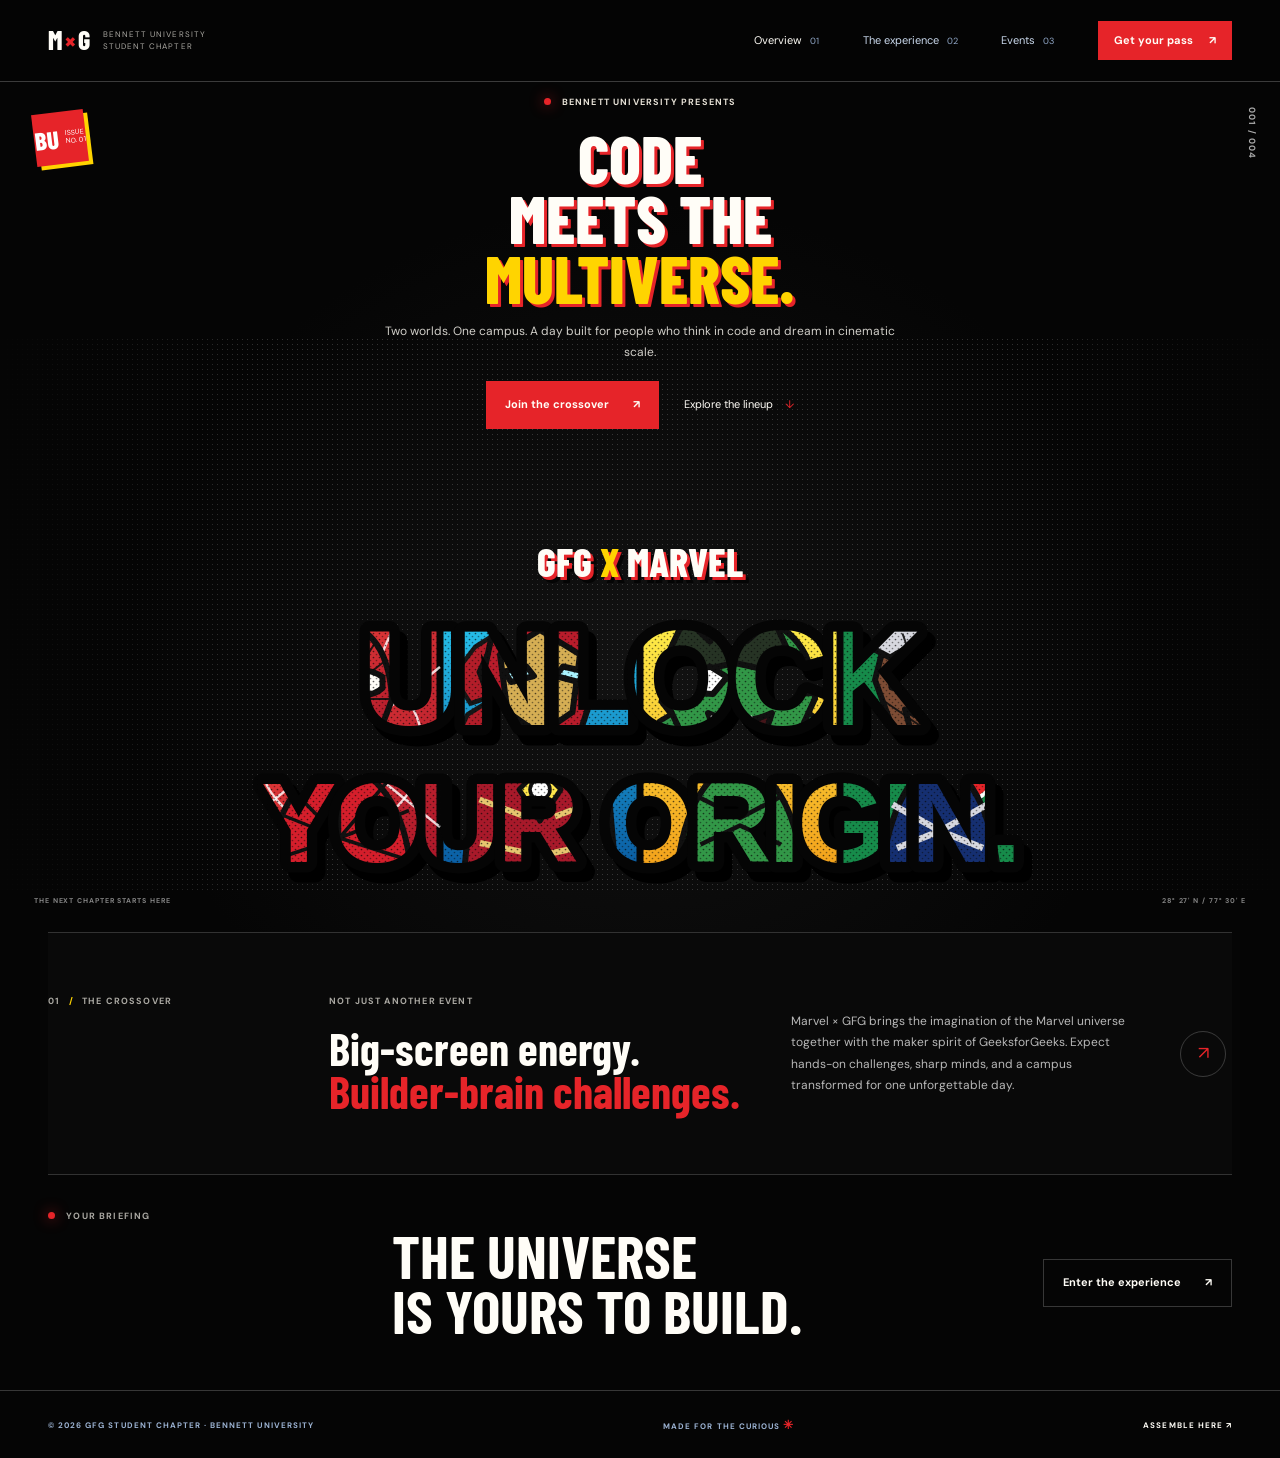
<file: index.html>
<!doctype html>
<html lang="en">
<head>
  <meta charset="utf-8">
  <meta name="viewport" content="width=device-width, initial-scale=1">
  <meta name="theme-color" content="#10110e">
  <meta name="description" content="A campus event where code meets the multiverse. Meet Marvel × GFG at Bennett University.">
  <title>Marvel × GFG | Assemble at Bennett</title>
  <link rel="preconnect" href="https://fonts.googleapis.com">
  <link rel="preconnect" href="https://fonts.gstatic.com" crossorigin>
  <link href="https://fonts.googleapis.com/css2?family=Barlow+Condensed:wght@600;700;800;900&family=DM+Sans:wght@400;500;600;700&display=swap" rel="stylesheet">
  <link rel="stylesheet" href="styles.css">
  <script src="script.js" defer></script>
</head>
<body>
  <header class="site-header">
    <a class="brand" href="index.html" aria-label="Marvel times GFG home"><span class="brand-mark">M<span>×</span>G</span><span class="brand-caption">BENNETT UNIVERSITY<br>STUDENT CHAPTER</span></a>
    <button class="menu-toggle" aria-label="Open navigation" aria-expanded="false"><span></span><span></span></button>
    <nav class="site-nav" aria-label="Main navigation">
      <a class="nav-link active" href="index.html">Overview <span>01</span></a>
      <a class="nav-link" href="hero.html">The experience <span>02</span></a>
      <a class="nav-link" href="events.html">Events <span>03</span></a>
      <a class="nav-cta" href="register.html">Get your pass <span aria-hidden="true">↗</span></a>
    </nav>
  </header>
  <main>
    <section class="landing-hero section-shell">
      <div class="landing-copy reveal">
        <p class="eyebrow"><span class="live-dot"></span> BENNETT UNIVERSITY PRESENTS</p>
        <h1>CODE<br>MEETS THE<br><span class="outlined-word">MULTIVERSE.</span></h1>
        <p class="lead">Two worlds. One campus. A day built for people who think in code and dream in cinematic scale.</p>
        <div class="hero-actions"><a class="button button-lime" href="register.html">Join the crossover <span>↗</span></a><a class="text-link" href="events.html">Explore the lineup <span>↓</span></a></div>
        <div class="landing-meta"><span>GeeksforGeeks<br>STUDENT CHAPTER</span><span class="meta-rule"></span><span>BENNETT<br>UNIVERSITY</span></div>
      </div>
      <div class="landing-art reveal" aria-label="Unlock your origin in comic-inspired lettering" role="img">
        <div class="art-grain"></div><span class="orbit orbit-one"></span><span class="orbit orbit-two"></span>
        <div class="art-stamp"><span>BU</span><small>ISSUE<br>NO. 01</small></div>
        <div class="comic-kicker">GFG <span>X</span> MARVEL</div>
        <img class="art-wordmark" src="comic-collage.svg" alt="Unlock your origin, with comic panels featuring Spider-Man, Iron Man, Hulk, Thor, and Captain America inside the lettering">
        <div class="art-bottom"><span>THE NEXT CHAPTER STARTS HERE</span><span>28° 27' N / 77° 30' E</span></div>
        <span class="art-index">001 / 004</span>
      </div>
      <div class="vertical-note">A NEW KIND OF CAMPUS EVENT <span>—</span> SCROLL TO EXPLORE</div>
    </section>
    <section class="intro-band section-shell reveal">
      <div class="section-index">01 <span>/</span> THE CROSSOVER</div>
      <div><p class="eyebrow">NOT JUST ANOTHER EVENT</p><h2>Big-screen energy.<br><span>Builder-brain challenges.</span></h2></div>
      <p class="intro-copy">Marvel × GFG brings the imagination of the Marvel universe together with the maker spirit of GeeksforGeeks. Expect hands-on challenges, sharp minds, and a campus transformed for one unforgettable day.</p>
      <a class="round-link" href="hero.html" aria-label="Explore the experience">↗</a>
    </section>
    <section class="teaser-strip section-shell reveal">
      <div class="teaser-label"><span class="live-dot"></span> YOUR BRIEFING</div>
      <div class="teaser-title">THE UNIVERSE<br>IS YOURS TO BUILD.</div>
      <a class="button button-outline" href="hero.html">Enter the experience <span>↗</span></a>
    </section>
  </main>
  <footer class="site-footer"><span>© 2026 GFG STUDENT CHAPTER · BENNETT UNIVERSITY</span><span>MADE FOR THE CURIOUS <b>✳</b></span><a href="register.html">ASSEMBLE HERE ↗</a></footer>
</body>
</html>
</file>
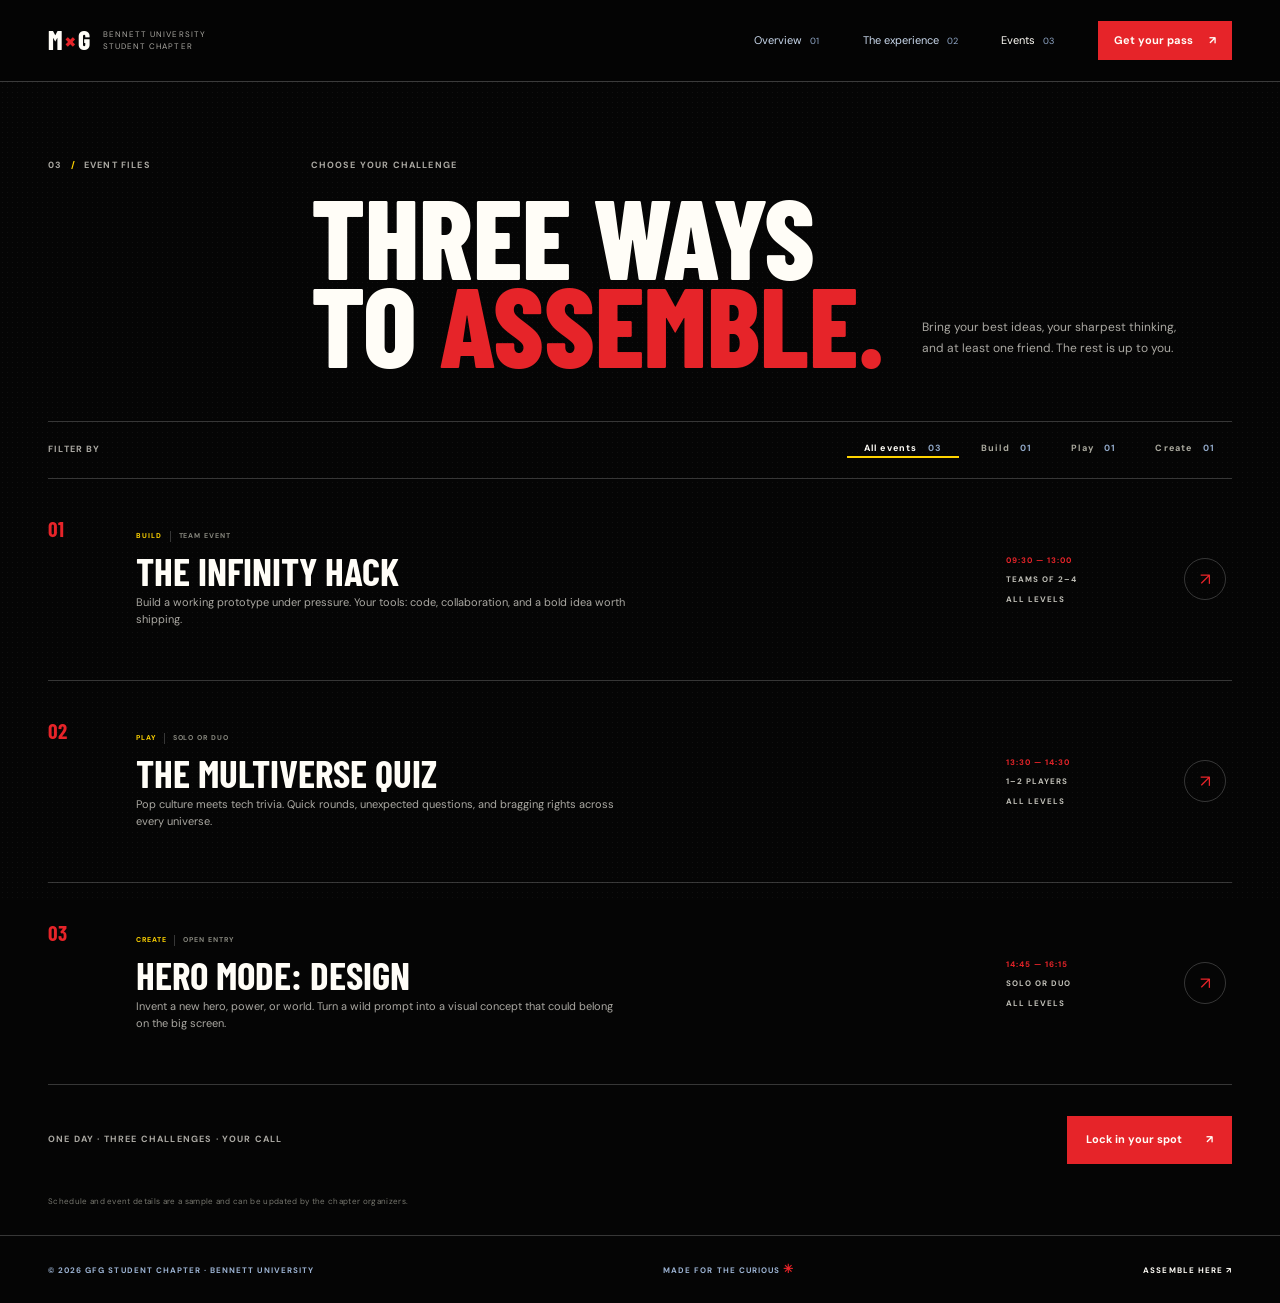
<file: events.html>
<!doctype html>
<html lang="en">
<head>
  <meta charset="utf-8">
  <meta name="viewport" content="width=device-width, initial-scale=1">
  <meta name="theme-color" content="#10110e">
  <meta name="description" content="Explore the Marvel × GFG event lineup: a hack sprint, multiverse quiz, and creative arena.">
  <title>Events | Marvel × GFG</title>
  <link rel="preconnect" href="https://fonts.googleapis.com">
  <link rel="preconnect" href="https://fonts.gstatic.com" crossorigin>
  <link href="https://fonts.googleapis.com/css2?family=Barlow+Condensed:wght@600;700;800;900&family=DM+Sans:wght@400;500;600;700&display=swap" rel="stylesheet">
  <link rel="stylesheet" href="styles.css">
  <script src="script.js" defer></script>
</head>
<body>
  <header class="site-header">
    <a class="brand" href="index.html" aria-label="Marvel times GFG home"><span class="brand-mark">M<span>×</span>G</span><span class="brand-caption">BENNETT UNIVERSITY<br>STUDENT CHAPTER</span></a>
    <button class="menu-toggle" aria-label="Open navigation" aria-expanded="false"><span></span><span></span></button>
    <nav class="site-nav" aria-label="Main navigation">
      <a class="nav-link" href="index.html">Overview <span>01</span></a>
      <a class="nav-link" href="hero.html">The experience <span>02</span></a>
      <a class="nav-link active" href="events.html">Events <span>03</span></a>
      <a class="nav-cta" href="register.html">Get your pass <span aria-hidden="true">↗</span></a>
    </nav>
  </header>
  <main class="events-main section-shell">
    <section class="events-heading reveal"><div class="section-index">03 <span>/</span> EVENT FILES</div><div><p class="eyebrow">CHOOSE YOUR CHALLENGE</p><h1>THREE WAYS<br>TO <span>ASSEMBLE.</span></h1></div><p class="events-intro">Bring your best ideas, your sharpest thinking, and at least one friend. The rest is up to you.</p></section>
    <section class="event-controls" aria-label="Filter events">
      <span class="filter-label">FILTER BY</span>
      <div class="filter-tabs" role="group" aria-label="Event categories">
        <button class="filter-button active" data-filter="all" aria-pressed="true">All events <span>03</span></button>
        <button class="filter-button" data-filter="build" aria-pressed="false">Build <span>01</span></button>
        <button class="filter-button" data-filter="play" aria-pressed="false">Play <span>01</span></button>
        <button class="filter-button" data-filter="create" aria-pressed="false">Create <span>01</span></button>
      </div>
    </section>
    <section class="event-list" aria-live="polite">
      <article class="event-row reveal" data-category="build"><div class="event-number">01</div><div class="event-main"><div class="event-tags"><span>BUILD</span><span>TEAM EVENT</span></div><h2>THE INFINITY HACK</h2><p>Build a working prototype under pressure. Your tools: code, collaboration, and a bold idea worth shipping.</p></div><div class="event-details"><span>09:30 — 13:00</span><span>TEAMS OF 2–4</span><span>ALL LEVELS</span></div><a class="event-arrow" href="register.html" aria-label="Register for The Infinity Hack">↗</a></article>
      <article class="event-row reveal" data-category="play"><div class="event-number">02</div><div class="event-main"><div class="event-tags"><span>PLAY</span><span>SOLO OR DUO</span></div><h2>THE MULTIVERSE QUIZ</h2><p>Pop culture meets tech trivia. Quick rounds, unexpected questions, and bragging rights across every universe.</p></div><div class="event-details"><span>13:30 — 14:30</span><span>1–2 PLAYERS</span><span>ALL LEVELS</span></div><a class="event-arrow" href="register.html" aria-label="Register for The Multiverse Quiz">↗</a></article>
      <article class="event-row reveal" data-category="create"><div class="event-number">03</div><div class="event-main"><div class="event-tags"><span>CREATE</span><span>OPEN ENTRY</span></div><h2>HERO MODE: DESIGN</h2><p>Invent a new hero, power, or world. Turn a wild prompt into a visual concept that could belong on the big screen.</p></div><div class="event-details"><span>14:45 — 16:15</span><span>SOLO OR DUO</span><span>ALL LEVELS</span></div><a class="event-arrow" href="register.html" aria-label="Register for Hero Mode: Design">↗</a></article>
      <div class="empty-events" hidden>No events match this filter.</div>
    </section>
    <section class="events-footer reveal"><span>ONE DAY · THREE CHALLENGES · YOUR CALL</span><a class="button button-lime" href="register.html">Lock in your spot <span>↗</span></a></section>
    <p class="schedule-note">Schedule and event details are a sample and can be updated by the chapter organizers.</p>
  </main>
  <footer class="site-footer"><span>© 2026 GFG STUDENT CHAPTER · BENNETT UNIVERSITY</span><span>MADE FOR THE CURIOUS <b>✳</b></span><a href="register.html">ASSEMBLE HERE ↗</a></footer>
</body>
</html>
</file>
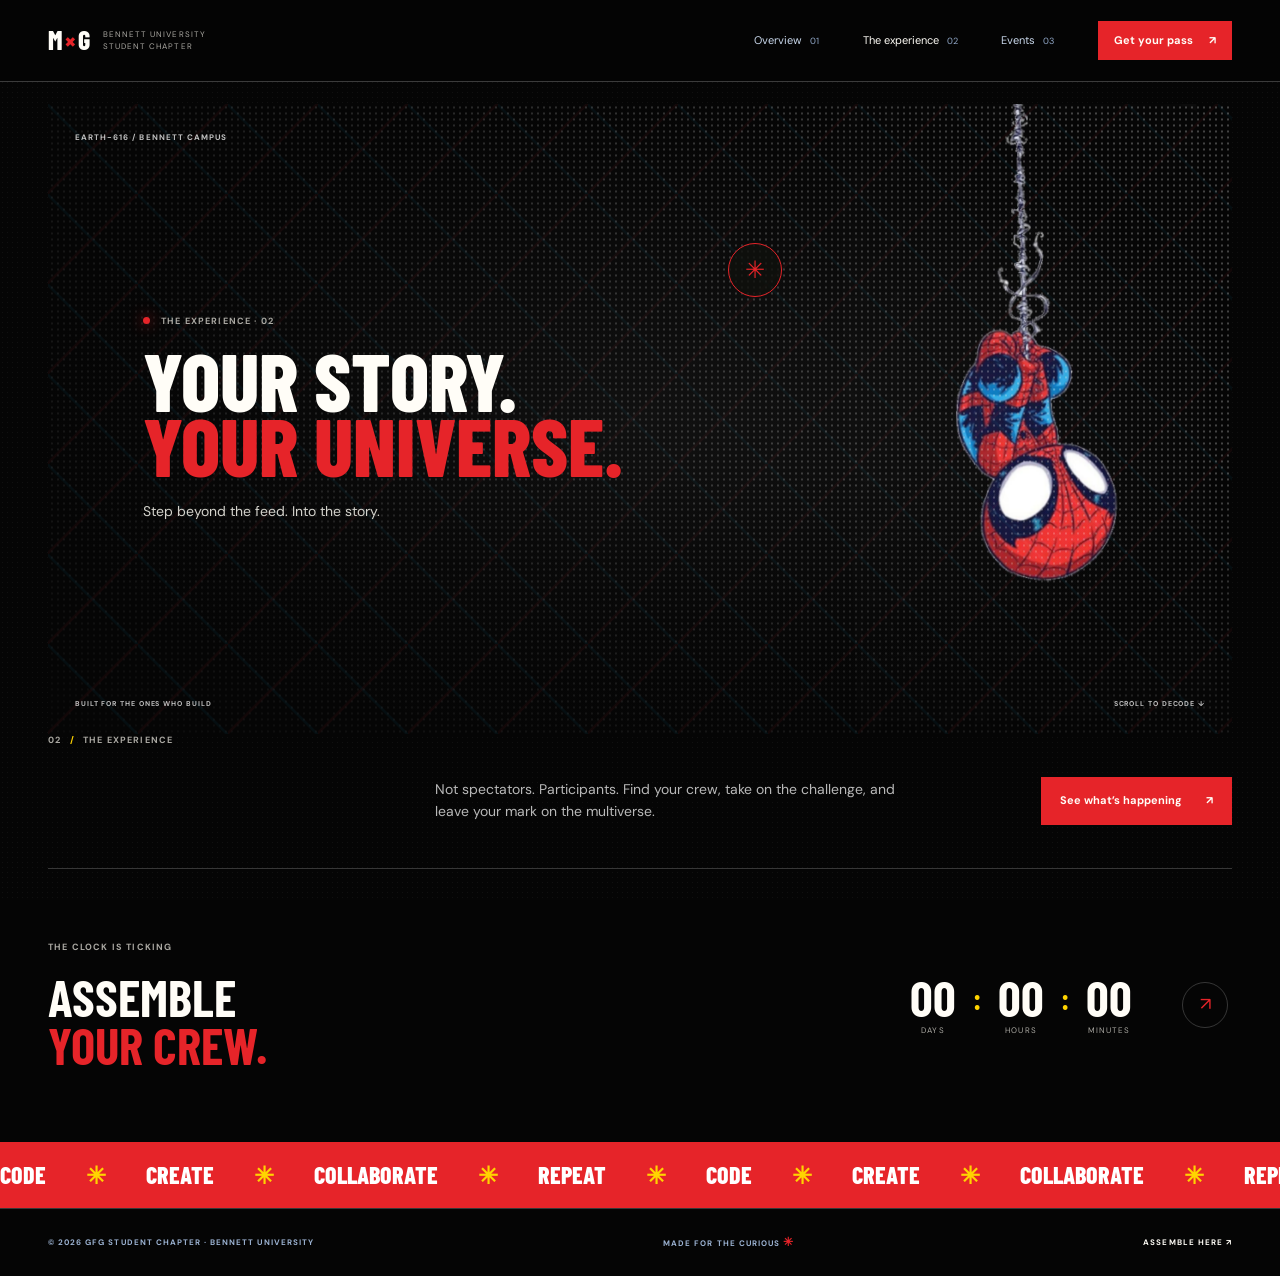
<file: hero.html>
<!doctype html>
<html lang="en">
<head>
  <meta charset="utf-8">
  <meta name="viewport" content="width=device-width, initial-scale=1">
  <meta name="theme-color" content="#10110e">
  <meta name="description" content="Step into the Marvel × GFG campus experience at Bennett University.">
  <title>The Experience | Marvel × GFG</title>
  <link rel="preconnect" href="https://fonts.googleapis.com">
  <link rel="preconnect" href="https://fonts.gstatic.com" crossorigin>
  <link href="https://fonts.googleapis.com/css2?family=Barlow+Condensed:wght@600;700;800;900&family=DM+Sans:wght@400;500;600;700&display=swap" rel="stylesheet">
  <link rel="stylesheet" href="styles.css">
  <script src="script.js" defer></script>
</head>
<body>
  <header class="site-header">
    <a class="brand" href="index.html" aria-label="Marvel times GFG home"><span class="brand-mark">M<span>×</span>G</span><span class="brand-caption">BENNETT UNIVERSITY<br>STUDENT CHAPTER</span></a>
    <button class="menu-toggle" aria-label="Open navigation" aria-expanded="false"><span></span><span></span></button>
    <nav class="site-nav" aria-label="Main navigation">
      <a class="nav-link" href="index.html">Overview <span>01</span></a>
      <a class="nav-link active" href="hero.html">The experience <span>02</span></a>
      <a class="nav-link" href="events.html">Events <span>03</span></a>
      <a class="nav-cta" href="register.html">Get your pass <span aria-hidden="true">↗</span></a>
    </nav>
  </header>
  <main>
    <section class="experience-hero section-shell">
      <div class="experience-image" role="img" aria-label="A cinematic comic scene with a masked web-slinging hero hanging upside down">
        <div class="experience-shade"></div>
        <img class="hanging-hero" src="spiderman.jpg" alt="Spider-Man hanging upside down from a web">
        <span class="image-coordinate">EARTH-616 / BENNETT CAMPUS</span>
        <div class="experience-heading reveal"><p class="eyebrow"><span class="live-dot"></span> THE EXPERIENCE · 02</p><h1>YOUR STORY.<br><span>YOUR UNIVERSE.</span></h1><p>Step beyond the feed. Into the story.</p></div>
        <button class="signal-button" aria-label="Reveal the event signal" title="Reveal the event signal"><span>✳</span></button>
        <div class="signal-message" role="status" aria-live="polite">Signal received. Your origin story starts here.</div>
        <div class="image-caption"><span>BUILT FOR THE ONES WHO BUILD</span><span>SCROLL TO DECODE ↓</span></div>
      </div>
      <div class="experience-bottom reveal"><div class="section-index">02 <span>/</span> THE EXPERIENCE</div><p>Not spectators. Participants. Find your crew, take on the challenge, and leave your mark on the multiverse.</p><a class="button button-lime" href="events.html">See what’s happening <span>↗</span></a></div>
    </section>
    <section class="countdown-section section-shell reveal" data-countdown="2026-10-12T09:00:00+05:30">
      <div><p class="eyebrow">THE CLOCK IS TICKING</p><h2>ASSEMBLE<br><span>YOUR CREW.</span></h2></div>
      <div class="countdown" aria-label="Countdown to event"><div><strong data-days>--</strong><span>DAYS</span></div><i>:</i><div><strong data-hours>--</strong><span>HOURS</span></div><i>:</i><div><strong data-minutes>--</strong><span>MINUTES</span></div></div>
      <a class="round-link" href="register.html" aria-label="Register for the event">↗</a>
    </section>
    <section class="marquee" aria-label="Code. Create. Collaborate. Repeat."><div class="marquee-track">CODE <b>✳</b> CREATE <b>✳</b> COLLABORATE <b>✳</b> REPEAT <b>✳</b> CODE <b>✳</b> CREATE <b>✳</b> COLLABORATE <b>✳</b> REPEAT <b>✳</b></div></section>
  </main>
  <footer class="site-footer"><span>© 2026 GFG STUDENT CHAPTER · BENNETT UNIVERSITY</span><span>MADE FOR THE CURIOUS <b>✳</b></span><a href="register.html">ASSEMBLE HERE ↗</a></footer>
</body>
</html>
</file>
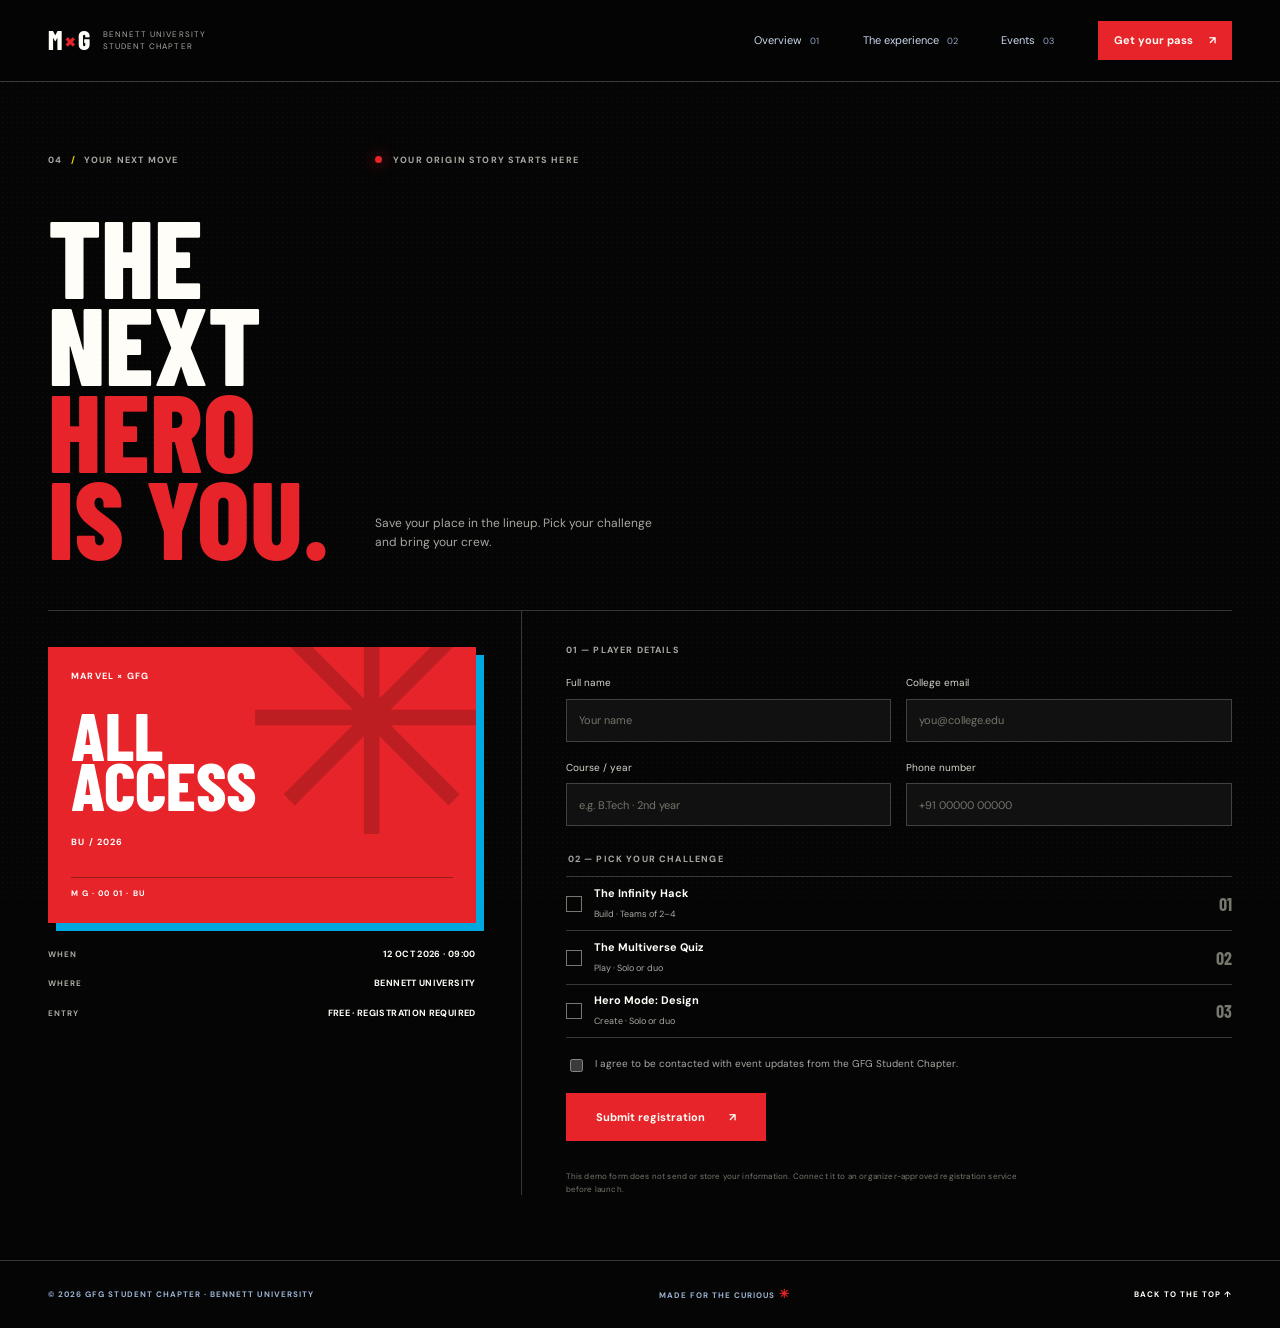
<file: register.html>
<!doctype html>
<html lang="en">
<head>
  <meta charset="utf-8">
  <meta name="viewport" content="width=device-width, initial-scale=1">
  <meta name="theme-color" content="#10110e">
  <meta name="description" content="Register for the Marvel × GFG campus event at Bennett University.">
  <title>Get Your Pass | Marvel × GFG</title>
  <link rel="preconnect" href="https://fonts.googleapis.com">
  <link rel="preconnect" href="https://fonts.gstatic.com" crossorigin>
  <link href="https://fonts.googleapis.com/css2?family=Barlow+Condensed:wght@600;700;800;900&family=DM+Sans:wght@400;500;600;700&display=swap" rel="stylesheet">
  <link rel="stylesheet" href="styles.css">
  <script src="script.js" defer></script>
</head>
<body>
  <header class="site-header">
    <a class="brand" href="index.html" aria-label="Marvel times GFG home"><span class="brand-mark">M<span>×</span>G</span><span class="brand-caption">BENNETT UNIVERSITY<br>STUDENT CHAPTER</span></a>
    <button class="menu-toggle" aria-label="Open navigation" aria-expanded="false"><span></span><span></span></button>
    <nav class="site-nav" aria-label="Main navigation">
      <a class="nav-link" href="index.html">Overview <span>01</span></a>
      <a class="nav-link" href="hero.html">The experience <span>02</span></a>
      <a class="nav-link" href="events.html">Events <span>03</span></a>
      <a class="nav-cta active" href="register.html">Get your pass <span aria-hidden="true">↗</span></a>
    </nav>
  </header>
  <main class="register-main section-shell">
    <section class="register-heading reveal"><div class="section-index">04 <span>/</span> YOUR NEXT MOVE</div><p class="eyebrow"><span class="live-dot"></span> YOUR ORIGIN STORY STARTS HERE</p><h1>THE NEXT<br><span>HERO IS YOU.</span></h1><p>Save your place in the lineup. Pick your challenge and bring your crew.</p></section>
    <section class="registration-layout">
      <div class="registration-aside reveal"><div class="pass-art"><span>MARVEL × GFG</span><strong>ALL<br>ACCESS</strong><i>BU / 2026</i><div class="pass-code">M G · 00 01 · BU</div></div><div class="aside-facts"><div><span>WHEN</span><strong>12 OCT 2026 · 09:00</strong></div><div><span>WHERE</span><strong>BENNETT UNIVERSITY</strong></div><div><span>ENTRY</span><strong>FREE · REGISTRATION REQUIRED</strong></div></div></div>
      <form class="registration-form reveal" id="registration-form">
        <p class="eyebrow">01 — PLAYER DETAILS</p>
        <div class="form-grid"><label>Full name<input name="name" autocomplete="name" placeholder="Your name" required minlength="2"></label><label>College email<input name="email" type="email" autocomplete="email" placeholder="you@college.edu" required></label><label>Course / year<input name="course" placeholder="e.g. B.Tech · 2nd year" required></label><label>Phone number<input name="phone" type="tel" autocomplete="tel" inputmode="tel" pattern="[0-9+\s\(\)\-]{8,18}" placeholder="+91 00000 00000" required></label></div>
        <fieldset class="event-choice"><legend>02 — PICK YOUR CHALLENGE</legend><label class="choice-row"><input type="checkbox" name="events" value="The Infinity Hack"><span class="choice-box"></span><span><strong>The Infinity Hack</strong><small>Build · Teams of 2–4</small></span><span class="choice-number">01</span></label><label class="choice-row"><input type="checkbox" name="events" value="The Multiverse Quiz"><span class="choice-box"></span><span><strong>The Multiverse Quiz</strong><small>Play · Solo or duo</small></span><span class="choice-number">02</span></label><label class="choice-row"><input type="checkbox" name="events" value="Hero Mode: Design"><span class="choice-box"></span><span><strong>Hero Mode: Design</strong><small>Create · Solo or duo</small></span><span class="choice-number">03</span></label></fieldset>
        <label class="consent-row"><input type="checkbox" name="consent" required><span>I agree to be contacted with event updates from the GFG Student Chapter.</span></label>
        <button class="button button-lime submit-button" type="submit">Submit registration <span>↗</span></button>
        <p class="form-status" id="form-status" role="status" aria-live="polite"></p>
        <p class="form-note">This demo form does not send or store your information. Connect it to an organizer-approved registration service before launch.</p>
      </form>
    </section>
  </main>
  <footer class="site-footer"><span>© 2026 GFG STUDENT CHAPTER · BENNETT UNIVERSITY</span><span>MADE FOR THE CURIOUS <b>✳</b></span><a href="index.html">BACK TO THE TOP ↑</a></footer>
</body>
</html>
</file>
<file: styles.css>
:root {
  color-scheme: dark;
  --ink: #071a38;
  --panel: #0d2d60;
  --paper: #fffdf5;
  --muted: #adc1dc;
  --line: rgba(207, 224, 250, .24);
  --lime: #e62429;
  --red: #ffd447;
  --blue: #1261b5;
  --display: "Barlow Condensed", Impact, sans-serif;
  --body: "DM Sans", sans-serif;
}

* { box-sizing: border-box; }
html { scroll-behavior: smooth; }
body { margin: 0; background: var(--ink); color: var(--paper); font-family: var(--body); font-size: 14px; line-height: 1.55; }
body::before { position: fixed; inset: 0; z-index: -1; content: ""; opacity: .12; pointer-events: none; background-image: url("data:image/svg+xml,%3Csvg viewBox='0 0 180 180' xmlns='http://www.w3.org/2000/svg'%3E%3Cfilter id='n'%3E%3CfeTurbulence type='fractalNoise' baseFrequency='.88' numOctaves='3' stitchTiles='stitch'/%3E%3C/filter%3E%3Crect width='100%25' height='100%25' filter='url(%23n)' opacity='.22'/%3E%3C/svg%3E"); }
a { color: inherit; text-decoration: none; }
button, input { font: inherit; }
button { color: inherit; }
.section-shell { width: min(1320px, calc(100% - 96px)); margin-inline: auto; }
.site-header { min-height: 82px; padding: 0 48px; border-bottom: 1px solid var(--line); display: flex; align-items: center; justify-content: space-between; position: relative; z-index: 10; background: rgba(16,17,14,.9); }
.brand { display: flex; align-items: center; gap: 13px; }
.brand-mark { font: 800 26px/.8 var(--display); letter-spacing: 0; }
.brand-mark span { color: var(--lime); padding-inline: 2px; }
.brand-caption { color: var(--muted); font-size: 8px; line-height: 1.45; letter-spacing: .13em; }
.site-nav { display: flex; align-items: center; gap: clamp(20px, 3.4vw, 54px); }
.nav-link { color: #c2c0b8; font-size: 11px; transition: color .2s; }
.nav-link:hover, .nav-link.active { color: var(--paper); }
.nav-link span { color: #77776d; font-size: 9px; margin-left: 5px; }
.nav-cta { min-height: 39px; padding: 0 16px; display: inline-flex; align-items: center; gap: 16px; background: var(--lime); color: var(--ink); font-size: 11px; font-weight: 700; transition: background .2s, transform .2s; }
.nav-cta:hover, .button:hover { background: #ff7669; transform: translateY(-2px); }
.menu-toggle { display: none; }
.eyebrow, .section-index, .teaser-label, .landing-meta, .vertical-note, .art-bottom, .art-index, .image-coordinate, .image-caption, .event-tags, .event-details, .filter-label, .filter-button, .events-footer > span, .schedule-note, .aside-facts span, .pass-art > span, .pass-art i, .pass-code, .event-choice legend, .form-note, .site-footer { font-size: 9px; font-weight: 700; letter-spacing: .13em; }
.eyebrow { margin: 0 0 18px; color: var(--muted); }
.live-dot { display: inline-block; width: 7px; height: 7px; margin-right: 8px; border-radius: 50%; background: var(--lime); box-shadow: 0 0 12px rgba(242,74,57,.7); }
.landing-hero { min-height: 620px; display: grid; grid-template-columns: 1fr .9fr; align-items: center; position: relative; padding-block: 62px 84px; }
.landing-copy { padding: 22px 0 12px 4.5%; position: relative; z-index: 1; }
h1, h2, p { margin-top: 0; }
.landing-copy h1, .experience-heading h1, .events-heading h1, .register-heading h1 { margin: 0 0 24px; font: 800 clamp(68px, 9vw, 132px)/.79 var(--display); letter-spacing: 0; }
.outlined-word { color: transparent; -webkit-text-stroke: 1px var(--paper); }
.lead { max-width: 385px; color: #c2c0b8; font-size: 14px; line-height: 1.8; }
.hero-actions { display: flex; align-items: center; gap: 25px; margin-top: 28px; }
.button { min-height: 48px; padding: 0 19px; display: inline-flex; align-items: center; justify-content: center; gap: 24px; border: 0; cursor: pointer; font-size: 11px; font-weight: 700; transition: background .2s, transform .2s; }
.button-lime { background: var(--lime); color: var(--ink); }
.text-link { color: var(--paper); font-size: 11px; }.text-link span { color: var(--lime); margin-left: 9px; }
.landing-meta { display: flex; align-items: center; gap: 17px; margin-top: 55px; color: #a7a69d; font-size: 8px; line-height: 1.6; }
.meta-rule { width: 38px; height: 1px; background: var(--red); }
.landing-art { min-height: 495px; position: relative; overflow: hidden; background: #343d42 url("https://images.unsplash.com/photo-1519608487953-e999c86e7455?auto=format&fit=crop&w=1400&q=85") center 48%/cover; isolation: isolate; }
.landing-art::before { position: absolute; inset: 0; z-index: -1; content: ""; background: linear-gradient(180deg, rgba(14,17,19,.04) 0%, rgba(10,13,14,.04) 37%, rgba(10,13,14,.82) 100%), linear-gradient(90deg, rgba(16,17,14,.2), transparent 65%); }
.art-grain { position: absolute; inset: 0; background: repeating-linear-gradient(0deg, transparent 0 3px, rgba(255,255,255,.025) 4px); mix-blend-mode: overlay; pointer-events: none; }
.art-wordmark { position: absolute; right: 8%; bottom: 14%; font: 800 clamp(48px, 7vw, 92px)/.77 var(--display); text-align: right; text-shadow: 0 2px 24px rgba(0,0,0,.2); }
.art-wordmark i { color: var(--lime); font-style: normal; }
.art-stamp { position: absolute; top: 25px; left: 25px; width: 66px; height: 66px; border: 1px solid rgba(242,240,233,.65); display: flex; align-items: center; justify-content: center; gap: 7px; transform: rotate(-9deg); }
.art-stamp span { font: 800 25px var(--display); }.art-stamp small { font-size: 7px; line-height: 1.2; }
.orbit { position: absolute; display: block; border: 1px solid rgba(242,74,57,.45); border-radius: 50%; transform: rotate(-24deg); }.orbit-one { width: 220px; height: 76px; top: 27%; right: 0; }.orbit-two { width: 300px; height: 112px; top: 23%; right: -9%; border-color: rgba(242,240,233,.27); }
.art-bottom { position: absolute; right: 21px; bottom: 18px; left: 21px; display: flex; justify-content: space-between; font-size: 7px; }.art-index { position: absolute; top: 25px; right: 22px; writing-mode: vertical-rl; color: rgba(255,255,255,.75); }
.vertical-note { position: absolute; bottom: 22px; left: 9px; writing-mode: vertical-rl; transform: rotate(180deg); color: #84847b; font-size: 7px; }.vertical-note span { padding-block: 7px; color: var(--red); }
.intro-band { display: grid; grid-template-columns: .7fr 1.2fr 1fr 52px; align-items: center; gap: 28px; padding-block: 62px; border-top: 1px solid var(--line); border-bottom: 1px solid var(--line); }
.section-index { align-self: start; color: var(--muted); }.section-index span { color: var(--red); padding-inline: 5px; }
.intro-band h2, .countdown-section h2 { margin: 0; font: 700 45px/.95 var(--display); }.intro-band h2 span { color: var(--lime); }
.intro-copy { max-width: 340px; margin: 0; color: #aaa99e; font-size: 12px; line-height: 1.8; }
.round-link { width: 46px; height: 46px; border: 1px solid var(--line); border-radius: 50%; display: grid; place-items: center; color: var(--lime); font-size: 18px; transition: background .2s, color .2s; }.round-link:hover { background: var(--lime); color: var(--ink); }
.teaser-strip { min-height: 215px; display: flex; align-items: center; justify-content: space-between; gap: 30px; }
.teaser-label { align-self: flex-start; padding-top: 35px; color: var(--muted); }.teaser-title { font: 700 clamp(35px, 5vw, 60px)/.91 var(--display); }.button-outline { border: 1px solid var(--line); background: transparent; }.button-outline:hover { color: var(--ink); }
.site-footer { min-height: 68px; padding: 16px 48px; display: flex; align-items: center; justify-content: space-between; gap: 16px; border-top: 1px solid var(--line); color: #85857c; font-size: 8px; }.site-footer b { color: var(--lime); font-size: 12px; }.site-footer a { color: var(--paper); }
.experience-hero { padding-top: 22px; }.experience-image { min-height: min(70vh, 660px); position: relative; display: flex; align-items: center; overflow: hidden; background: #242d32 url("https://images.unsplash.com/photo-1519608487953-e999c86e7455?auto=format&fit=crop&w=2000&q=90") center 52%/cover; isolation: isolate; }
.experience-image::before { position: absolute; inset: 0; z-index: -1; content: ""; background: linear-gradient(90deg, rgba(9,12,14,.82), rgba(9,12,14,.19) 85%), linear-gradient(0deg, rgba(9,12,14,.7), transparent 38%); }
.experience-shade { position: absolute; inset: 0; opacity: .2; background: repeating-linear-gradient(110deg, transparent 0 60px, rgba(242,74,57,.1) 61px 62px, transparent 63px 140px); pointer-events: none; }
.experience-heading { padding: 70px 8%; position: relative; z-index: 1; }.experience-heading h1 { font-size: clamp(70px, 11vw, 152px); }.experience-heading h1 span { color: var(--lime); }.experience-heading > p:last-child { margin: 0; color: #d4d3cc; }
.image-coordinate { position: absolute; top: 27px; left: 27px; color: rgba(255,255,255,.75); font-size: 8px; }.image-caption { position: absolute; bottom: 24px; left: 27px; right: 27px; display: flex; justify-content: space-between; color: rgba(255,255,255,.74); font-size: 7px; }
.signal-button { position: absolute; z-index: 4; top: 22%; right: 38%; width: 54px; aspect-ratio: 1; border: 1px solid var(--lime); border-radius: 50%; background: rgba(16,17,14,.78); color: var(--lime); font-size: 24px; cursor: pointer; transition: transform .35s, background .35s; }.signal-button:hover, .signal-button.active { background: var(--lime); color: var(--ink); transform: rotate(45deg) scale(1.1); }.signal-message { position: absolute; z-index: 4; top: calc(22% + 65px); right: calc(38% + 50px); max-width: 225px; padding: 9px 12px; border: 1px solid rgba(242,74,57,.5); background: rgba(16,17,14,.92); color: var(--lime); font-size: 11px; opacity: 0; transform: translateY(5px); transition: .25s; }.signal-message.visible { opacity: 1; transform: translateY(0); }
.experience-bottom { min-height: 135px; display: grid; grid-template-columns: .8fr 1.3fr auto; align-items: center; gap: 35px; border-bottom: 1px solid var(--line); }.experience-bottom p { max-width: 470px; margin: 0; color: #b9b8ae; }.countdown-section { display: grid; grid-template-columns: 1fr auto 50px; align-items: center; gap: 50px; padding-block: 72px; }.countdown-section h2 { font-size: 51px; }.countdown-section h2 span { color: var(--lime); }.countdown { display: flex; align-items: center; gap: 17px; }.countdown div { display: grid; gap: 3px; text-align: center; }.countdown strong { font: 700 50px/.95 var(--display); }.countdown span { color: var(--muted); font-size: 8px; letter-spacing: .13em; }.countdown > i { color: var(--red); font: 700 30px var(--display); font-style: normal; padding-bottom: 13px; }
.marquee { padding-block: 18px; overflow: hidden; background: var(--lime); color: var(--ink); }.marquee-track { width: max-content; animation: marquee 25s linear infinite; font: 800 24px var(--display); }.marquee-track b { padding-inline: 35px; color: var(--red); }@keyframes marquee { to { transform: translateX(-50%); } }
.events-main { padding-top: 77px; }.events-heading { display: grid; grid-template-columns: .6fr 1.5fr .8fr; align-items: end; gap: 30px; padding-bottom: 53px; }.events-heading .section-index { align-self: start; }.events-heading h1 { font-size: clamp(68px, 9vw, 112px); margin-bottom: 0; }.events-heading h1 span, .register-heading h1 span { color: var(--lime); }.events-intro { max-width: 270px; margin: 0 0 8px; color: var(--muted); font-size: 12px; line-height: 1.8; }
.event-controls { min-height: 58px; display: flex; align-items: center; justify-content: space-between; border-top: 1px solid var(--line); border-bottom: 1px solid var(--line); }.filter-label { color: var(--muted); }.filter-tabs { height: 100%; display: flex; gap: 5px; }.filter-button { height: 100%; padding: 0 17px; border: 0; border-bottom: 2px solid transparent; background: transparent; color: #aaa99e; cursor: pointer; font-size: 9px; }.filter-button span { margin-left: 7px; color: #717169; }.filter-button:hover, .filter-button.active { border-bottom-color: var(--lime); color: var(--paper); }
.event-row { min-height: 202px; display: grid; grid-template-columns: 60px 1fr 150px 48px; align-items: center; gap: 28px; border-bottom: 1px solid var(--line); transition: background .25s, padding .25s; }.event-row:hover { padding-inline: 10px; background: rgba(255,255,255,.025); }.event-row[hidden] { display: none; }.event-number { align-self: start; padding-top: 37px; color: var(--red); font: 700 21px var(--display); }.event-tags { display: flex; gap: 8px; color: var(--lime); font-size: 7px; }.event-tags span + span { padding-left: 8px; border-left: 1px solid var(--line); color: #87877e; }.event-main h2 { margin: 10px 0 5px; font: 700 39px/.95 var(--display); }.event-main p { max-width: 490px; margin: 0; color: var(--muted); font-size: 11px; }.event-details { display: grid; gap: 7px; color: #c1c0b8; font-size: 8px; }.event-details span:first-child { color: var(--lime); }.event-arrow { width: 42px; aspect-ratio: 1; border: 1px solid var(--line); border-radius: 50%; display: grid; place-items: center; color: var(--lime); font-size: 17px; transition: .2s; }.event-arrow:hover { background: var(--lime); color: var(--ink); }.empty-events { padding: 45px 0; color: var(--muted); }.events-footer { min-height: 110px; display: flex; align-items: center; justify-content: space-between; }.events-footer > span { color: var(--muted); }.schedule-note { padding-bottom: 20px; color: #77776f; font-size: 8px; font-weight: 400; letter-spacing: .04em; }
.register-main { padding-top: 72px; padding-bottom: 65px; }.register-heading { display: grid; grid-template-columns: .7fr 1.15fr .8fr; align-items: end; gap: 30px; padding-bottom: 50px; }.register-heading .section-index { align-self: start; }.register-heading h1 { margin-bottom: 0; font-size: clamp(70px, 9vw, 110px); }.register-heading > p:last-child { max-width: 300px; margin: 0 0 8px; color: var(--muted); font-size: 12px; }.register-heading .eyebrow { grid-column: 2 / -1; grid-row: 1; margin-bottom: 14px; }.registration-layout { display: grid; grid-template-columns: .8fr 1.2fr; border-top: 1px solid var(--line); }.registration-aside { padding: 36px 45px 35px 0; border-right: 1px solid var(--line); }.pass-art { min-height: 276px; padding: 23px; position: relative; overflow: hidden; background: var(--red); color: var(--ink); display: flex; flex-direction: column; justify-content: space-between; }.pass-art::before { position: absolute; content: "✳"; right: -30px; top: -85px; color: rgba(16,17,14,.12); font: 320px/.9 var(--display); }.pass-art > span, .pass-art strong, .pass-art i, .pass-code { z-index: 1; }.pass-art strong { font: 800 67px/.74 var(--display); }.pass-art i { font-style: normal; }.pass-code { padding-top: 9px; border-top: 1px solid rgba(16,17,14,.35); font-size: 8px; }.aside-facts { margin-top: 25px; display: grid; gap: 16px; }.aside-facts div { display: flex; justify-content: space-between; gap: 12px; }.aside-facts span { color: var(--muted); font-size: 8px; }.aside-facts strong { font-size: 9px; letter-spacing: .04em; text-align: right; }
.registration-form { padding: 33px 0 0 44px; }.registration-form > .eyebrow, .event-choice legend { color: var(--muted); }.form-grid { display: grid; grid-template-columns: 1fr 1fr; gap: 18px 15px; }.form-grid label { display: grid; gap: 8px; color: #d6d4cc; font-size: 10px; }.form-grid input { width: 100%; height: 43px; padding: 0 12px; border: 1px solid var(--line); border-radius: 0; outline: none; background: #171814; color: var(--paper); font-size: 11px; }.form-grid input:focus { border-color: var(--lime); }.form-grid input::placeholder { color: #74746b; }.event-choice { min-width: 0; margin: 27px 0 0; padding: 0; border: 0; }.event-choice legend { margin-bottom: 9px; font-size: 9px; font-weight: 700; letter-spacing: .13em; }.choice-row { min-height: 54px; display: flex; align-items: center; gap: 12px; border-top: 1px solid var(--line); cursor: pointer; }.choice-row:last-of-type { border-bottom: 1px solid var(--line); }.choice-row > input { position: absolute; opacity: 0; }.choice-box { width: 16px; height: 16px; border: 1px solid #77776e; display: grid; place-items: center; }.choice-row > input:checked + .choice-box { border-color: var(--lime); background: var(--lime); }.choice-row > input:checked + .choice-box::after { content: "✓"; color: var(--ink); font-size: 12px; font-weight: 700; }.choice-row > input:focus-visible + .choice-box { outline: 2px solid var(--paper); outline-offset: 3px; }.choice-row strong { display: block; font-size: 11px; }.choice-row small { color: var(--muted); font-size: 9px; }.choice-number { margin-left: auto; color: #77776e; font: 700 18px var(--display); }.consent-row { margin: 18px 0; display: flex; align-items: flex-start; gap: 9px; color: var(--muted); font-size: 10px; }.consent-row input { accent-color: var(--lime); }.submit-button { min-width: 200px; }.form-status { min-height: 18px; margin: 11px 0 0; color: var(--lime); font-size: 11px; }.form-status.error { color: #ff796b; }.form-note { margin: 0; max-width: 480px; color: #77776e; font-size: 8px; font-weight: 400; letter-spacing: .02em; }
.reveal { opacity: 0; transform: translateY(14px); transition: opacity .7s ease, transform .7s ease; }.reveal.is-visible { opacity: 1; transform: translateY(0); }
@media (prefers-reduced-motion: reduce) { *, *::before, *::after { scroll-behavior: auto !important; animation-duration: .01ms !important; animation-iteration-count: 1 !important; transition-duration: .01ms !important; }.reveal { opacity: 1; transform: none; } }
@media (max-width: 850px) {
  .section-shell { width: min(100% - 48px, 700px); }.site-header { padding-inline: 24px; }.site-nav { gap: 17px; }.landing-hero { grid-template-columns: 1fr .8fr; min-height: 565px; }.landing-copy { padding-left: 0; }.landing-art { min-height: 400px; }.landing-copy h1 { font-size: clamp(64px, 10vw, 95px); }.intro-band { grid-template-columns: .5fr 1fr 1fr 44px; gap: 18px; }.intro-band h2 { font-size: 36px; }.events-heading, .register-heading { grid-template-columns: .5fr 1.4fr .8fr; gap: 18px; }.event-row { grid-template-columns: 35px 1fr 120px 40px; gap: 16px; }.experience-bottom { grid-template-columns: .6fr 1.2fr auto; gap: 20px; }.registration-aside { padding-right: 25px; }.registration-form { padding-left: 25px; }
}
@media (max-width: 620px) {
  .section-shell { width: calc(100% - 36px); }.site-header { min-height: 70px; padding-inline: 18px; }.menu-toggle { width: 40px; height: 40px; padding: 10px; border: 1px solid var(--line); background: transparent; display: grid; align-content: center; gap: 5px; }.menu-toggle span { width: 18px; height: 1px; background: var(--paper); }.site-nav { position: absolute; top: 69px; left: 0; right: 0; padding: 18px; display: none; align-items: stretch; gap: 0; border-bottom: 1px solid var(--line); background: var(--ink); }.site-nav.open { display: grid; }.nav-link { padding: 14px 0; border-bottom: 1px solid var(--line); }.nav-cta { margin-top: 14px; justify-content: space-between; }.landing-hero { display: flex; flex-direction: column; align-items: stretch; padding-block: 46px 60px; }.landing-copy { padding: 0 0 28px; }.landing-copy h1 { font-size: clamp(70px, 18vw, 106px); }.lead { max-width: 330px; font-size: 13px; }.landing-meta { margin-top: 31px; }.landing-art { min-height: 360px; }.art-wordmark { font-size: 64px; }.vertical-note { display: none; }.intro-band { grid-template-columns: 1fr 42px; gap: 19px 10px; padding-block: 35px; }.intro-band .section-index { grid-column: 1 / -1; }.intro-band > div:nth-child(2) { grid-column: 1; }.intro-band h2 { font-size: 37px; }.intro-copy { grid-column: 1 / -1; }.intro-band .round-link { grid-column: 2; grid-row: 2; }.teaser-strip { min-height: 235px; flex-wrap: wrap; align-content: center; gap: 18px; }.teaser-label { width: 100%; padding-top: 0; }.teaser-title { font-size: 45px; }.teaser-strip .button { margin-left: auto; }.site-footer { padding: 18px; flex-wrap: wrap; justify-content: space-between; font-size: 7px; }.site-footer span:nth-child(2) { display: none; }
  .experience-hero { padding-top: 12px; }.experience-image { min-height: 590px; background-position: 54% center; }.experience-heading { padding: 48px 22px; }.experience-heading h1 { font-size: clamp(70px, 17vw, 104px); }.image-coordinate { left: 18px; top: 18px; font-size: 7px; }.image-caption { left: 18px; right: 18px; bottom: 18px; font-size: 6px; }.signal-button { top: auto; right: 25px; bottom: 100px; }.signal-message { top: 52px; right: 18px; bottom: auto; left: 18px; max-width: 230px; }.experience-bottom { padding-block: 26px; grid-template-columns: 1fr auto; gap: 18px; }.experience-bottom .section-index { grid-column: 1 / -1; }.experience-bottom p { grid-column: 1 / -1; font-size: 11px; }.experience-bottom .button { grid-column: 1; }.countdown-section { grid-template-columns: 1fr auto; gap: 22px 10px; padding-block: 47px; }.countdown-section h2 { font-size: 43px; }.countdown { grid-column: 1; grid-row: 2; gap: 11px; }.countdown strong { font-size: 42px; }.countdown-section .round-link { grid-column: 2; grid-row: 2; }.marquee-track { font-size: 19px; }
  .events-main, .register-main { padding-top: 44px; }.events-heading { display: flex; flex-direction: column; align-items: flex-start; gap: 24px; padding-bottom: 31px; }.events-heading h1 { font-size: clamp(70px, 17vw, 100px); }.events-intro { max-width: 300px; }.event-controls { display: block; padding-top: 13px; }.filter-tabs { height: 49px; justify-content: space-between; gap: 0; }.filter-button { padding-inline: 8px; font-size: 8px; }.filter-button span { margin-left: 3px; }.event-row { grid-template-columns: 28px 1fr 37px; gap: 11px; padding-block: 18px; }.event-number { padding-top: 2px; font-size: 18px; }.event-main h2 { font-size: 31px; }.event-main p { font-size: 10px; }.event-details { grid-column: 2; display: flex; flex-wrap: wrap; gap: 6px 12px; font-size: 7px; }.event-arrow { grid-column: 3; grid-row: 1 / span 2; width: 36px; }.events-footer { gap: 14px; }.events-footer > span { max-width: 120px; font-size: 7px; }.events-footer .button { min-height: 42px; padding-inline: 12px; gap: 10px; }.schedule-note { line-height: 1.7; }
  .register-heading { display: flex; flex-direction: column; align-items: flex-start; gap: 16px; padding-bottom: 31px; }.register-heading .eyebrow { margin: 0; }.register-heading h1 { font-size: clamp(69px, 17vw, 102px); }.registration-layout { grid-template-columns: 1fr; }.registration-aside { padding: 22px 0; border-right: 0; border-bottom: 1px solid var(--line); }.pass-art { min-height: 220px; }.pass-art strong { font-size: 60px; }.aside-facts { gap: 12px; }.registration-form { padding: 26px 0 0; }.form-grid { gap: 14px 10px; }.form-grid label { font-size: 9px; }.form-grid input { padding-inline: 9px; }.choice-row { gap: 10px; }
}

body { background: radial-gradient(ellipse at 50% -20%, #174d91 0%, #0b2a57 38%, var(--ink) 78%); }
.site-header { border-bottom: 3px solid var(--lime); background: rgba(7, 26, 56, .96); }
.nav-link { color: #cad9ed; }
.nav-link span, .filter-button span { color: #91a8c8; }
.nav-cta, .button-lime { color: var(--paper); }
.nav-cta:hover, .button:hover { background: var(--red); color: var(--ink); }
.live-dot { box-shadow: 0 0 14px rgba(230, 36, 41, .8); }
.outlined-word { -webkit-text-stroke-color: var(--red); }
.landing-art, .experience-image { border: 3px solid var(--paper); box-shadow: 10px 10px 0 var(--lime); }
.landing-art { background-color: #123e78; }
.landing-art::before { background: linear-gradient(180deg, rgba(12, 43, 87, .08), rgba(7, 26, 56, .72)), linear-gradient(115deg, rgba(230, 36, 41, .2), transparent 60%); }
.art-grain { background: radial-gradient(circle, rgba(255, 212, 71, .68) 1px, transparent 1.6px); background-size: 10px 10px; opacity: .42; mix-blend-mode: screen; }
.art-stamp { border: 0; background: var(--red); color: var(--ink); box-shadow: 5px 5px 0 var(--lime); }
.orbit { border-color: rgba(255, 212, 71, .72); }
.experience-image { background-color: #123e78; }
.experience-image::before { background: linear-gradient(90deg, rgba(7, 26, 56, .72), rgba(12, 45, 96, .2) 85%), linear-gradient(0deg, rgba(7, 26, 56, .62), transparent 42%); }
.experience-shade { opacity: .26; background: radial-gradient(circle, rgba(255, 212, 71, .66) 1px, transparent 1.6px); background-size: 12px 12px; mix-blend-mode: screen; }
.hanging-hero { position: absolute; z-index: 2; top: -2%; right: 3%; width: min(32%, 360px); height: 104%; object-fit: contain; object-position: center top; mix-blend-mode: screen; animation: hero-arrival 2.8s cubic-bezier(.25,.72,.22,1) both, hero-sway 5.5s ease-in-out 2.8s infinite; transform-origin: 50% 0; }
.experience-heading { width: 78%; z-index: 3; }
.experience-heading.reveal { opacity: 1; transform: none; transition: none; }
.experience-heading h1 { font-size: clamp(42px, 6.4vw, 82px); }
@keyframes hero-arrival {
  0% { transform: translate(8vw, -10vh) rotate(36deg) scale(.9); }
  24% { transform: translate(-16vw, 4vh) rotate(-18deg) scale(.92); }
  52% { transform: translate(4vw, -1vh) rotate(-10deg) scale(1.01); }
  72% { transform: translate(-1.5vw, 1vh) rotate(4deg) scale(.99); }
  88% { transform: translate(.6vw, -.3vh) rotate(-3deg) scale(1); }
  100% { transform: rotate(-2deg) scale(1); }
}
@keyframes hero-sway { 0%, 100% { transform: rotate(-2deg); } 50% { transform: rotate(2deg); } }
.signal-button:hover, .signal-button.active { background: var(--red); color: var(--ink); }
.signal-message { border-color: rgba(255, 212, 71, .7); color: var(--red); }
.intro-band { border-color: rgba(255, 212, 71, .35); }
.marquee { color: var(--paper); }
.marquee-track b { color: var(--red); }
.event-row:hover { background: rgba(18, 97, 181, .16); }
.event-tags, .event-number { color: var(--lime); }
.event-arrow:hover, .round-link:hover { background: var(--red); color: var(--ink); }
.pass-art { border: 3px solid var(--red); background: var(--lime); color: var(--paper); box-shadow: 9px 9px 0 var(--blue); }
.pass-art::before { color: rgba(7, 26, 56, .18); }
.form-grid input { background: var(--panel); }
.form-grid input:focus, .filter-button:hover, .filter-button.active { border-color: var(--red); }
.choice-row > input:checked + .choice-box { border-color: var(--lime); background: var(--lime); }
.consent-row input { accent-color: var(--lime); }
.site-footer { color: #9cb3d3; }
:focus-visible { outline: 2px solid var(--red); outline-offset: 3px; }

:root {
  --ink: #050505;
  --panel: #141414;
  --paper: #fffdf7;
  --muted: #aaa8a2;
  --line: rgba(255, 255, 255, .2);
  --lime: #e62429;
  --red: #ffd400;
  --blue: #00a8e0;
}
body { background: #050505; }
body::before { opacity: .2; background-image: radial-gradient(rgba(255,255,255,.24) .7px, transparent .8px); background-size: 5px 5px; }
.site-header { background: rgba(5,5,5,.96); border-bottom: 1px solid rgba(255,255,255,.22); }
.nav-cta, .button-lime { background: var(--lime); color: var(--paper); }
.nav-cta:hover, .button:hover { background: var(--red); color: #050505; }
.landing-hero { width: 100%; min-height: 850px; padding: 0; display: block; overflow: hidden; background: #050505; }
.landing-copy { position: absolute; z-index: 2; top: 14px; left: 50%; width: min(760px, calc(100% - 48px)); padding: 0; transform: translateX(-50%); text-align: center; }
.landing-copy.reveal, .landing-art.reveal { opacity: 1; transition: none; }
.landing-copy.reveal { transform: translateX(-50%); }
.landing-art.reveal { transform: none; }
.landing-copy .eyebrow { color: #e6e1d6; }
.landing-copy h1 { margin: 0 0 13px; font-size: clamp(42px, 5.2vw, 68px); line-height: .9; text-shadow: 3px 3px 0 #e62429; }
.landing-copy h1 .outlined-word { color: var(--red); -webkit-text-stroke: 0; }
.landing-copy .lead { max-width: 520px; margin-inline: auto; color: #d0cec8; font-size: 12px; }
.landing-copy .hero-actions { justify-content: center; margin-top: 17px; }
.landing-copy .landing-meta, .vertical-note { display: none; }
.landing-art { position: absolute; inset: 0; min-height: 0; border: 0; box-shadow: none; background: #050505; isolation: isolate; }
.landing-art::before { position: absolute; inset: 0; z-index: -1; content: ""; background: radial-gradient(ellipse at center 68%, rgba(25,25,25,.65), transparent 56%); }
.comic-kicker { position: absolute; z-index: 2; top: max(460px, 54%); left: 50%; transform: translateX(-50%); color: #fffdf7; font: 800 clamp(25px, 3.1vw, 40px)/1 var(--display); text-align: center; white-space: nowrap; text-shadow: 3px 3px 0 #e62429, 6px 6px 0 #050505; }
.comic-kicker span { color: #ffd400; }
.art-grain { position: absolute; inset: 30% 0 5%; opacity: .35; background: radial-gradient(circle, rgba(255,255,255,.5) .8px, transparent 1px); background-size: 5px 5px; mix-blend-mode: screen; mask-image: linear-gradient(90deg, transparent, #000 20%, #000 80%, transparent); }
.art-wordmark { position: absolute; top: auto; left: 50%; right: auto; bottom: 40px; display: block; width: min(72vw, 800px); height: auto; transform: translateX(-50%); filter: drop-shadow(8px 10px 0 #000); animation: lettering-glitch 3.6s steps(1, end) infinite; }
.art-stamp { z-index: 1; top: 30px; left: 34px; width: 52px; height: 52px; background: #e62429; color: #fff; box-shadow: 4px 4px 0 #ffd400; border: 0; transform: rotate(-7deg); }
.orbit { display: none; }
.art-bottom { z-index: 1; right: 34px; bottom: 25px; left: 34px; color: #858585; }
.art-index { z-index: 1; color: #aaa; }
.intro-band { background: #090909; border-color: rgba(255,255,255,.17); }
.intro-band h2 span, .experience-heading h1 span, .events-heading h1 span, .register-heading h1 span, .countdown-section h2 span { color: var(--lime); }
.intro-copy, .experience-bottom p { color: #b8b8b8; }
.teaser-strip { background: #050505; }
.experience-image { border: 0; box-shadow: none; background-color: #080808; background-image: radial-gradient(circle, rgba(255,255,255,.3) .8px, transparent 1px), radial-gradient(ellipse at center, #191919, #050505 72%); background-size: 6px 6px, cover; }
.experience-image::before { background: linear-gradient(90deg, rgba(5,5,5,.78), rgba(5,5,5,.18) 85%), linear-gradient(0deg, rgba(5,5,5,.65), transparent 42%); }
.experience-shade { background: linear-gradient(135deg, transparent 48%, rgba(230,36,41,.22) 49% 50%, transparent 51%), linear-gradient(45deg, transparent 48%, rgba(0,168,224,.2) 49% 50%, transparent 51%); background-size: 90px 90px; }
.event-controls, .event-row, .experience-bottom, .registration-layout { border-color: rgba(255,255,255,.2); }
.event-row { position: relative; }
.event-row:hover { background: linear-gradient(90deg, rgba(230,36,41,.13), rgba(0,168,224,.08)); }
.event-tags { color: var(--red); }
.event-number { color: var(--lime); }
.event-arrow:hover, .round-link:hover { background: var(--red); color: #050505; }
.pass-art { border: 0; background: #e62429; box-shadow: 8px 8px 0 #00a8e0; color: white; }
.pass-art::before { color: rgba(5,5,5,.18); }
.form-grid input { background: #111; }
.form-grid input:focus { border-color: var(--red); }
.marquee { background: #e62429; color: #fff; }
.marquee-track b { color: #ffd400; }
.signal-message { border-color: rgba(255,212,0,.55); color: var(--red); }
@keyframes lettering-glitch {
  0%, 52%, 69%, 100% { transform: translateX(-50%); filter: drop-shadow(8px 10px 0 #000); }
  54%, 62% { transform: translateX(calc(-50% - 4px)) skewX(-.7deg); filter: drop-shadow(10px 10px 0 #e62429) drop-shadow(-4px 0 #00d9ff); }
  57%, 66% { transform: translateX(calc(-50% + 3px)) skewX(.5deg); filter: drop-shadow(-3px 0 #e62429) drop-shadow(4px 0 #00d9ff) drop-shadow(8px 10px 0 #000); }
}
@media (prefers-reduced-motion: reduce) {
  .art-wordmark, .hanging-hero { animation: none !important; }
}

@media (max-width: 620px) {
  .landing-hero { min-height: 730px; }
  .landing-copy { top: 42px; width: calc(100% - 36px); }
  .landing-copy h1 { font-size: clamp(40px, 12vw, 54px); }
  .landing-copy .lead { max-width: 340px; font-size: 11px; }
  .landing-copy .hero-actions { gap: 13px; }
  .landing-copy .button { min-height: 42px; padding-inline: 12px; gap: 10px; font-size: 10px; }
  .comic-kicker { top: 66%; font-size: 25px; }
  .art-wordmark { bottom: 40px; width: calc(100% - 36px); }
  .art-stamp { top: auto; bottom: 50px; left: 18px; }
  .art-bottom { right: 18px; bottom: 18px; left: auto; width: calc(100% - 100px); justify-content: flex-end; text-align: right; }
}

@media (min-width: 621px) and (max-width: 850px) {
  .landing-copy { top: 20px; }
}

@media (max-width: 620px) {
  .experience-heading { width: 100%; }
  .experience-heading h1 { font-size: clamp(38px, 9.5vw, 54px); }
  .hanging-hero { top: 5%; right: -3%; width: 47%; height: 82%; opacity: .84; }
  .signal-button { top: 12%; right: 52%; }
  .signal-message { top: calc(12% + 64px); right: 52%; bottom: auto; left: 18px; max-width: none; }
}
</file>
